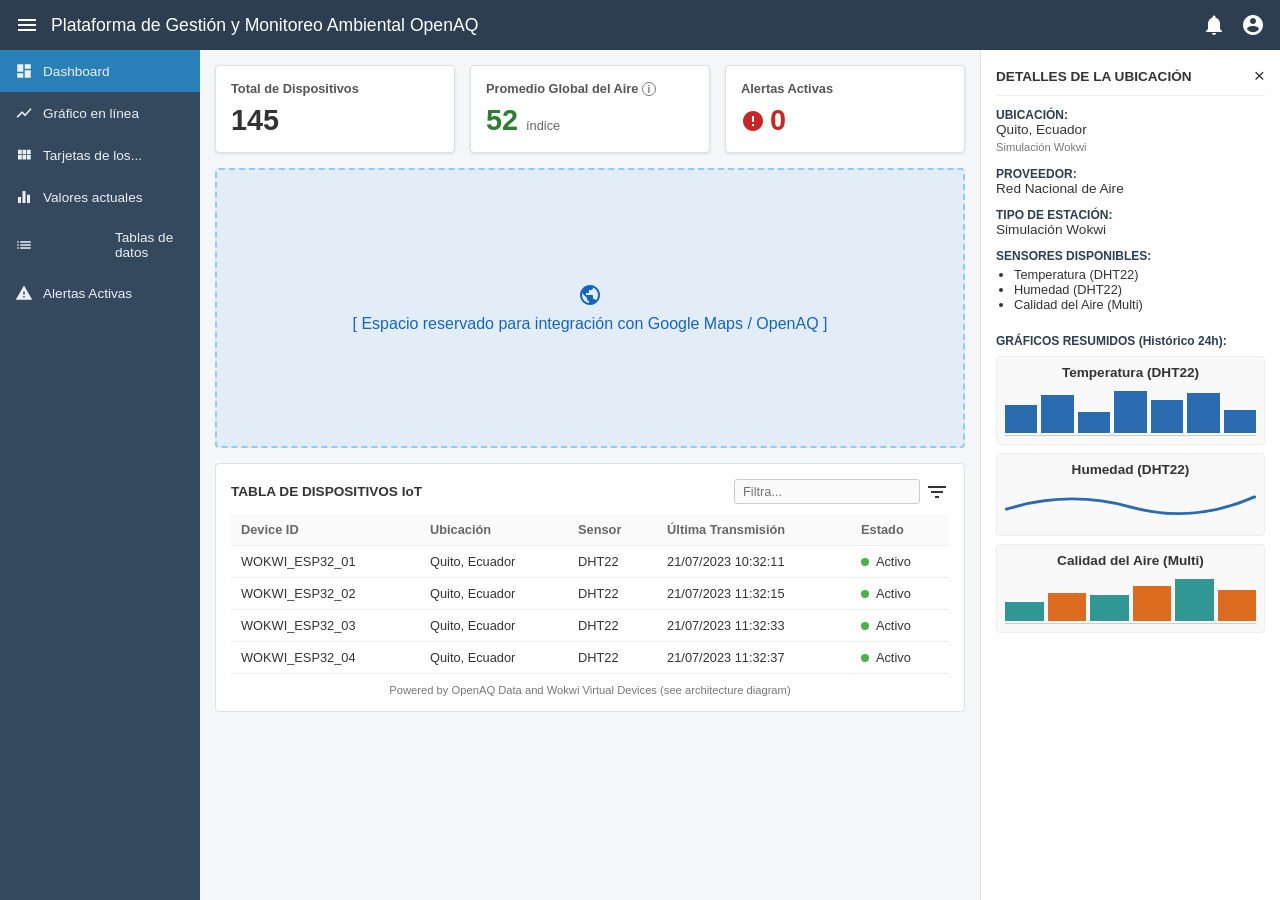
<file: index.html>
<!DOCTYPE html>
<html lang="es">
<head>
  <meta charset="UTF-8">
  <meta name="viewport" content="width=device-width, initial-scale=1.0">
  <title>Plataforma de Gestión y Monitoreo Ambiental OpenAQ</title>
  <link rel="stylesheet" href="styles.css">
  <!-- Material Icons opcionales para iconos de interfaz -->
  <link rel="stylesheet" href="https://fonts.googleapis.com/icon?family=Material+Icons">
</head>
<body>

  <!-- Barra Superior / Header -->
  <header class="topbar">
    <div class="topbar-left">
      <span class="material-icons menu-icon">menu</span>
      <h1>Plataforma de Gestión y Monitoreo Ambiental OpenAQ </h1>
    </div>
    <div class="topbar-right">
      <span class="material-icons badge-icon" data-badge="1">notifications</span>
      <span class="material-icons account-icon">account_circle</span>
    </div>
  </header>

  <!-- Contenedor Principal del Dashboard -->
  <div class="dashboard-container">

    <!-- Menú Lateral Izquierdo -->
    <aside class="sidebar">
      <nav>
        <ul>
          <li class="active"><span class="material-icons">dashboard</span> Dashboard</li>
          <li><span class="material-icons">show_chart</span> Gráfico en línea</li>
          <li><span class="material-icons">view_module</span> Tarjetas de los...</li>
          <li><span class="material-icons">equalizer</span> Valores actuales</li>
          <li><span class="material-icons">list_alt</span> Tablas de datos</li>
          <li><span class="material-icons">warning</span> Alertas Activas</li>
        </ul>
      </nav>
    </aside>

    <!-- Contenido Central -->
    <main class="main-content">
      
      <!-- Seccion Superior: Cards Resumen -->
      <section class="dashboard-cards">
        <div class="card">
          <p class="card-title">Total de Dispositivos </p>
          <p class="card-value">145</p>
        </div>
        <div class="card">
          <p class="card-title">Promedio Global del Aire <span class="info-icon">i</span></p>
          <p class="card-value text-green">52 <span class="unit">índice</span></p>
        </div>
        <div class="card">
          <p class="card-title">Alertas Activas </p>
          <p class="card-value text-red"><span class="material-icons">error</span> 0</p>
        </div>
      </section>

      <!-- Espacio Reservado para Mapa -->
      <section class="map-container">
        <div class="map-placeholder">
          <span class="material-icons map-icon">public</span>
          <p>[ Espacio reservado para integración con Google Maps / OpenAQ ]</p>
        </div>
      </section>

      <!-- Tabla de Dispositivos -->
      <section class="table-container">
        <div class="table-header">
          <h3>TABLA DE DISPOSITIVOS IoT </h3>
          <div class="table-controls">
            <input type="text" placeholder="Filtra..." disabled>
            <span class="material-icons">filter_list</span>
          </div>
        </div>
        <table class="data-table">
          <thead>
            <tr>
              <th>Device ID</th>
              <th>Ubicación</th>
              <th>Sensor</th>
              <th>Última Transmisión </th>
              <th>Estado</th>
            </tr>
          </thead>
          <tbody>
            <tr>
              <td>WOKWI_ESP32_01</td>
              <td>Quito, Ecuador</td>
              <td>DHT22</td>
              <td>21/07/2023 10:32:11</td>
              <td><span class="status-dot online"></span> Activo</td>
            </tr>
            <tr>
              <td>WOKWI_ESP32_02</td>
              <td>Quito, Ecuador</td>
              <td>DHT22</td>
              <td>21/07/2023 11:32:15</td>
              <td><span class="status-dot online"></span> Activo</td>
            </tr>
            <tr>
              <td>WOKWI_ESP32_03</td>
              <td>Quito, Ecuador</td>
              <td>DHT22</td>
              <td>21/07/2023 11:32:33</td>
              <td><span class="status-dot online"></span> Activo</td>
            </tr>
            <tr>
              <td>WOKWI_ESP32_04</td>
              <td>Quito, Ecuador</td>
              <td>DHT22</td>
              <td>21/07/2023 11:32:37</td>
              <td><span class="status-dot online"></span> Activo</td>
            </tr>
          </tbody>
        </table>
        <footer class="footer-note">
          Powered by OpenAQ Data and Wokwi Virtual Devices (see architecture diagram)
        </footer>
      </section>
    </main>

    <!-- Panel Lateral Derecho (Detalles de la Ubicación) -->
    <aside class="detail-panel">
      <div class="detail-header">
        <h2>DETALLES DE LA UBICACIÓN</h2>
        <span class="close-btn">&times;</span>
      </div>

      <div class="detail-section">
        <strong>UBICACIÓN:</strong>
        <p>Quito, Ecuador</p>
        <small>Simulación Wokwi </small>
      </div>

      <div class="detail-section">
        <strong>PROVEEDOR:</strong>
        <p>Red Nacional de Aire</p>
      </div>

      <div class="detail-section">
        <strong>TIPO DE ESTACIÓN:</strong>
        <p>Simulación Wokwi </p>
      </div>

      <div class="detail-section">
        <strong>SENSORES DISPONIBLES:</strong>
        <ul>
          <li>Temperatura (DHT22)</li>
          <li>Humedad (DHT22)</li>
          <li>Calidad del Aire (Multi)</li>
        </ul>
      </div>

      <div class="detail-section charts-section">
        <strong>GRÁFICOS RESUMIDOS (Histórico 24h):</strong>
        
        <!-- Mockups visuales de gráficos con CSS -->
        <div class="chart-box">
          <p class="chart-title">Temperatura (DHT22)</p>
          <div class="bar-chart-mockup">
            <div style="height: 60%"></div>
            <div style="height: 80%"></div>
            <div style="height: 45%"></div>
            <div style="height: 90%"></div>
            <div style="height: 70%"></div>
            <div style="height: 85%"></div>
            <div style="height: 50%"></div>
          </div>
        </div>

        <div class="chart-box">
          <p class="chart-title">Humedad (DHT22)</p>
          <div class="line-chart-mockup">
            <svg viewBox="0 0 100 30" preserveAspectRatio="none">
              <path d="M0 20 Q 25 5, 50 18 T 100 10" fill="none" stroke="#2b6cb0" stroke-width="2"/>
            </svg>
          </div>
        </div>

        <div class="chart-box">
          <p class="chart-title">Calidad del Aire (Multi)</p>
          <div class="bar-chart-mockup multi-color">
            <div style="height: 40%"></div>
            <div style="height: 60%"></div>
            <div style="height: 55%"></div>
            <div style="height: 75%"></div>
            <div style="height: 90%"></div>
            <div style="height: 65%"></div>
          </div>
        </div>

      </div>
    </aside>

  </div>

</body>
</html>
</file>
<file: styles.css>
/* Reseteo básico y tipografía */
* {
  box-sizing: border-box;
  margin: 0;
  padding: 0;
  font-family: Arial, Helvetica, sans-serif;
}

body {
  background-color: #f4f6f8;
  color: #333;
  display: flex;
  flex-direction: column;
  height: 100vh;
  overflow-x: hidden;
}

/* Header / Topbar */
.topbar {
  background-color: #2c3e50;
  color: #fff;
  display: flex;
  justify-content: space-between;
  align-items: center;
  padding: 0 15px;
  height: 50px;
}

.topbar-left {
  display: flex;
  align-items: center;
  gap: 12px;
}

.topbar-left h1 {
  font-size: 1.1rem;
  font-weight: 500;
}

.topbar-right {
  display: flex;
  align-items: center;
  gap: 15px;
}

/* Layout del Dashboard */
.dashboard-container {
  display: grid;
  grid-template-columns: 200px 1fr 300px;
  flex: 1;
  height: calc(100vh - 50px);
}

/* Sidebar Izquierdo */
.sidebar {
  background-color: #34495e;
  color: #ecf0f1;
}

.sidebar ul {
  list-style: none;
}

.sidebar li {
  padding: 12px 15px;
  font-size: 0.85rem;
  display: flex;
  align-items: center;
  gap: 10px;
  cursor: pointer;
}

.sidebar li.active, .sidebar li:hover {
  background-color: #2980b9;
}

.sidebar .material-icons {
  font-size: 18px;
}

/* Contenido Principal */
.main-content {
  padding: 15px;
  display: flex;
  flex-direction: column;
  gap: 15px;
  overflow-y: auto;
}

/* Targetas de Métricas */
.dashboard-cards {
  display: grid;
  grid-template-columns: repeat(3, 1fr);
  gap: 15px;
}

.card {
  background: #fff;
  padding: 15px;
  border-radius: 4px;
  box-shadow: 0 1px 3px rgba(0,0,0,0.1);
  border: 1px solid #e0e0e0;
}

.card-title {
  font-size: 0.8rem;
  font-weight: bold;
  color: #555;
  margin-bottom: 8px;
}

.card-value {
  font-size: 1.8rem;
  font-weight: bold;
}

.text-green { color: #2e7d32; }
.text-red { color: #c62828; display: flex; align-items: center; gap: 5px; }

.unit {
  font-size: 0.8rem;
  font-weight: normal;
  color: #666;
}

.info-icon {
  display: inline-block;
  border: 1px solid #777;
  border-radius: 50%;
  width: 14px;
  height: 14px;
  font-size: 10px;
  text-align: center;
  line-height: 13px;
  color: #777;
}

/* Espacio Reservado para Mapa */
.map-container {
  background-color: #e3edf7;
  border: 2px dashed #90caf9;
  border-radius: 4px;
  height: 280px;
  display: flex;
  align-items: center;
  justify-content: center;
}

.map-placeholder {
  text-align: center;
  color: #1565c0;
}

.map-icon {
  font-size: 48px;
  margin-bottom: 8px;
}

/* Tabla de Datos */
.table-container {
  background: #fff;
  padding: 15px;
  border-radius: 4px;
  border: 1px solid #e0e0e0;
}

.table-header {
  display: flex;
  justify-content: space-between;
  align-items: center;
  margin-bottom: 10px;
}

.table-header h3 {
  font-size: 0.85rem;
  color: #333;
}

.table-controls {
  display: flex;
  align-items: center;
  gap: 5px;
}

.table-controls input {
  padding: 4px 8px;
  border: 1px solid #ccc;
  border-radius: 3px;
  font-size: 0.8rem;
}

.data-table {
  width: 100%;
  border-collapse: collapse;
  font-size: 0.8rem;
}

.data-table th, .data-table td {
  padding: 8px 10px;
  text-align: left;
  border-bottom: 1px solid #eee;
}

.data-table th {
  background-color: #fafafa;
  color: #666;
}

.status-dot {
  height: 8px;
  width: 8px;
  background-color: #4caf50;
  border-radius: 50%;
  display: inline-block;
  margin-right: 4px;
}

.footer-note {
  margin-top: 10px;
  font-size: 0.7rem;
  color: #777;
  text-align: center;
}

/* Panel Lateral Derecho (Detalles) */
.detail-panel {
  background-color: #fff;
  border-left: 1px solid #e0e0e0;
  padding: 15px;
  display: flex;
  flex-direction: column;
  gap: 12px;
  overflow-y: auto;
}

.detail-header {
  display: flex;
  justify-content: space-between;
  align-items: center;
  border-bottom: 1px solid #eee;
  padding-bottom: 8px;
}

.detail-header h2 {
  font-size: 0.85rem;
  color: #333;
}

.close-btn {
  font-size: 1.2rem;
  cursor: pointer;
}

.detail-section strong {
  font-size: 0.75rem;
  color: #2c3e50;
  display: block;
}

.detail-section p {
  font-size: 0.85rem;
}

.detail-section small {
  font-size: 0.7rem;
  color: #777;
}

.detail-section ul {
  font-size: 0.8rem;
  margin-left: 18px;
  margin-top: 4px;
}

/* Mockups de Gráficos CSS */
.charts-section {
  margin-top: 10px;
}

.chart-box {
  background: #f9f9f9;
  border: 1px solid #eee;
  border-radius: 4px;
  padding: 8px;
  margin-top: 8px;
}

.chart-title {
  font-size: 0.75rem;
  font-weight: bold;
  text-align: center;
  margin-bottom: 6px;
}

.bar-chart-mockup {
  display: flex;
  align-items: flex-end;
  gap: 4px;
  height: 50px;
  border-bottom: 1px solid #ccc;
  padding-bottom: 2px;
}

.bar-chart-mockup div {
  flex: 1;
  background-color: #2b6cb0;
}

.bar-chart-mockup.multi-color div:nth-child(even) { background-color: #dd6b20; }
.bar-chart-mockup.multi-color div:nth-child(odd) { background-color: #319795; }

.line-chart-mockup svg {
  width: 100%;
  height: 40px;
}
</file>
